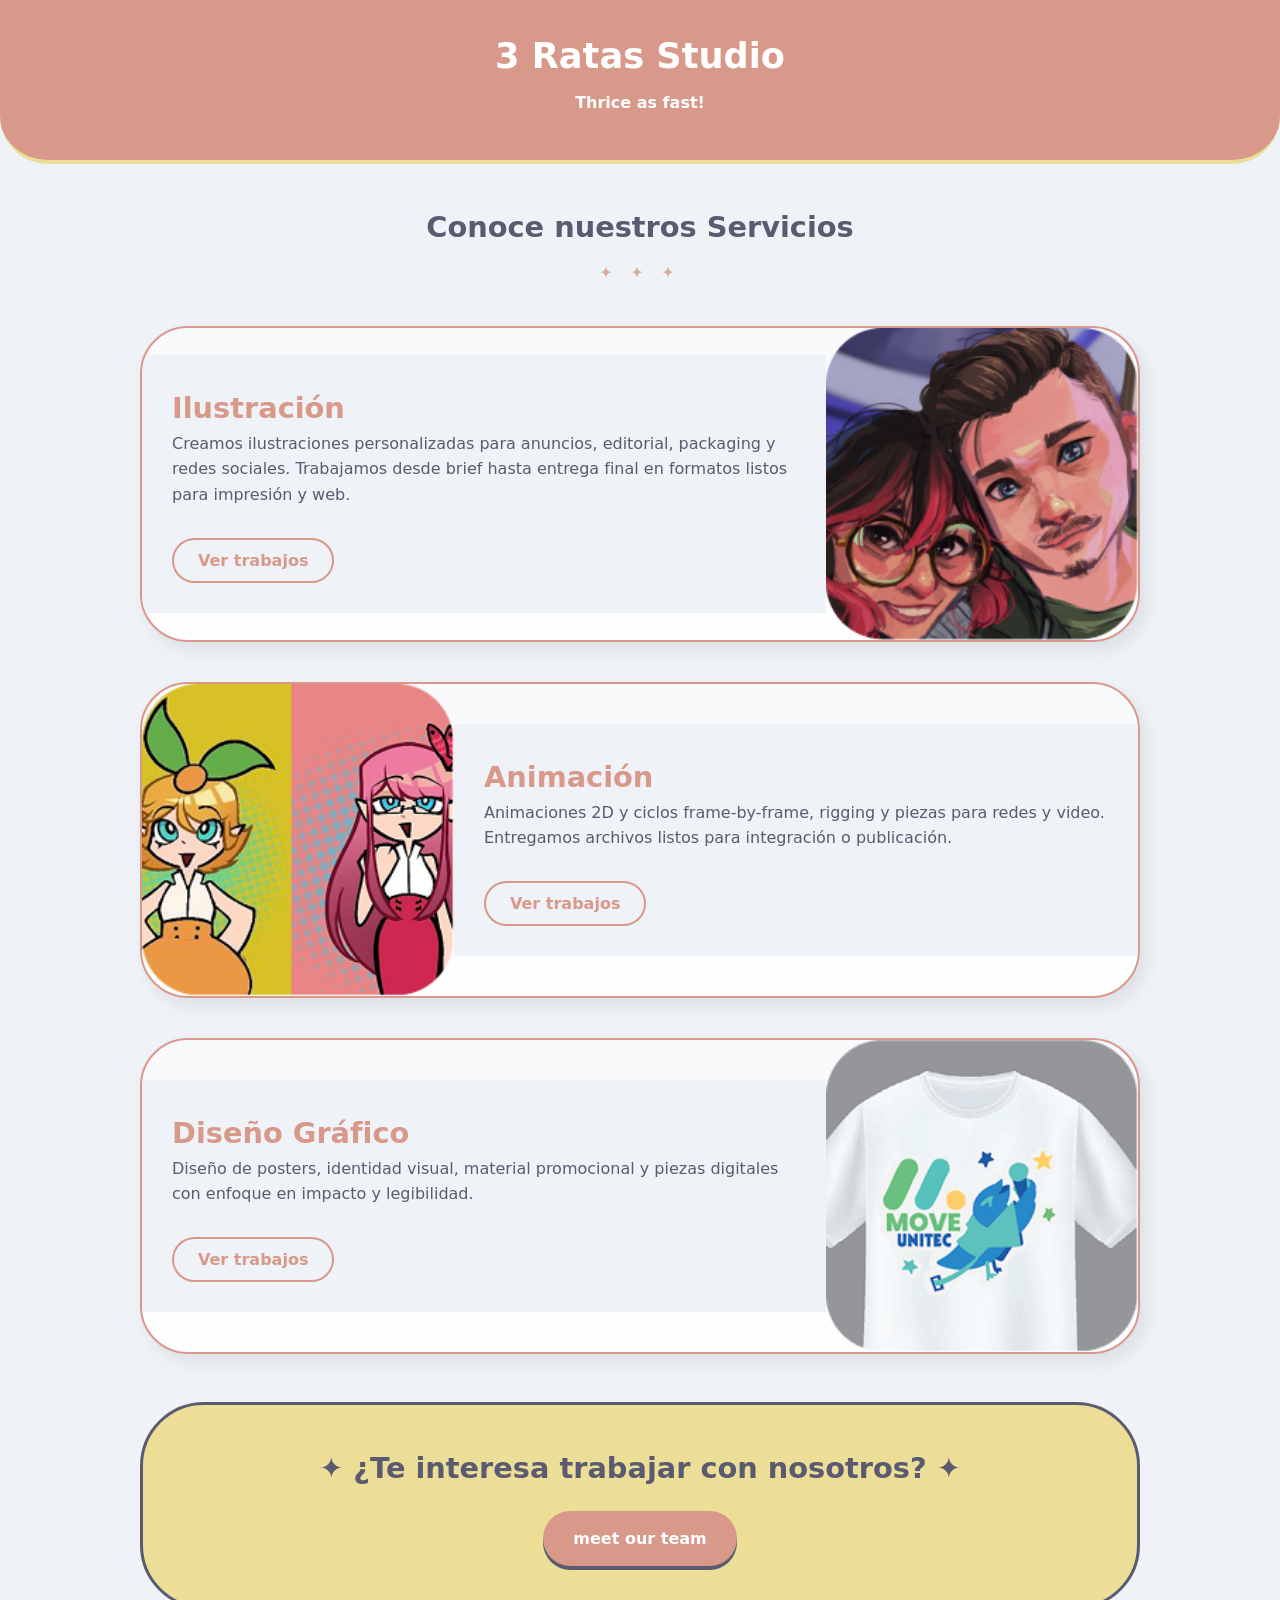
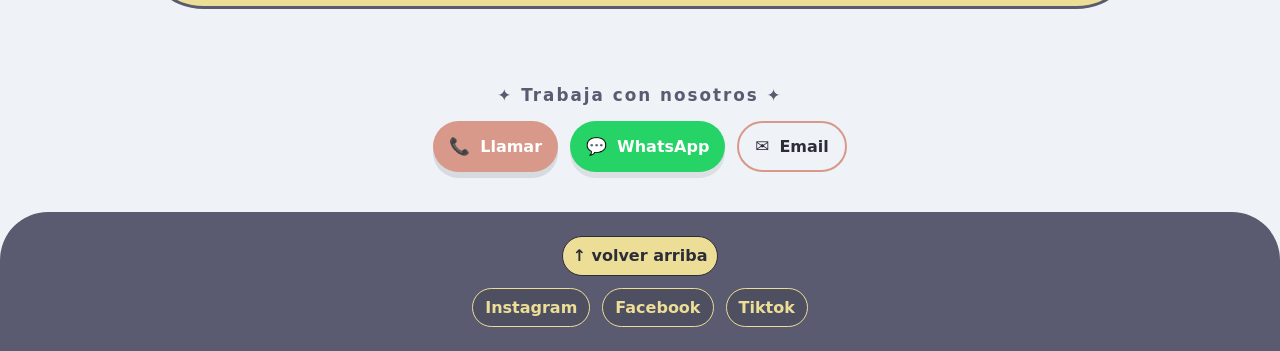
<file: index.html>
<!DOCTYPE html>
<html lang="es">
<head>
  <meta charset="utf-8" />
  <title>3 ratas studio - home</title>
  <meta name="viewport" content="width=device-width,initial-scale=1" />
  <link rel="stylesheet" href="main.css" />
</head>
<body id="top">

<header class="site-header">
  <div class="topbar">
    <div class="header-inner">
      <a class="brand" href="index.html">3 Ratas Studio</a>
      <button class="nav-toggle" aria-label="Abrir menú"><span class="hamburger"></span></button>
      <nav id="mainNav" class="main-nav" aria-label="Menú principal">
        <ul>
          <li><a href="index.html">home</a></li>
          <li><a href="animacion.html">animacion</a></li>
          <li><a href="ilustracion.html">ilustracion</a></li>
          <li><a href="diseno-grafico.html">diseno grafico</a></li>
          <li><a href="meet-the-team.html">meet the team</a></li>
        </ul>
      </nav>
    </div>
  </div>

  <div class="header-banner">
    <h1>3 Ratas Studio</h1>
    <p>Thrice as fast!</p>
  </div>
</header>

<main>
  <h2 class="section-title">Conoce nuestros Servicios</h2>

  <div class="service">
    <div class="service-image">
      <img src="imagenes/ilustracion.png" alt="ilustración">
    </div>
    <div class="service-text">
      <h3>Ilustración</h3>
      <p>Creamos ilustraciones personalizadas para anuncios, editorial, packaging y redes sociales. Trabajamos desde brief hasta entrega final en formatos listos para impresión y web.</p>
      <a href="ilustracion.html">Ver trabajos</a>
    </div>
  </div>

  <div class="service">
    <div class="service-image">
      <img src="imagenes/animacion.png" alt="animación">
    </div>
    <div class="service-text">
      <h3>Animación</h3>
      <p>Animaciones 2D y ciclos frame-by-frame, rigging y piezas para redes y video. Entregamos archivos listos para integración o publicación.</p>
      <a href="animacion.html">Ver trabajos</a>
    </div>
  </div>

  <div class="service">
    <div class="service-image">
      <img src="imagenes/diseno-grafico.png" alt="diseño gráfico">
    </div>
    <div class="service-text">
      <h3>Diseño Gráfico</h3>
      <p>Diseño de posters, identidad visual, material promocional y piezas digitales con enfoque en impacto y legibilidad.</p>
      <a href="diseno-grafico.html">Ver trabajos</a>
    </div>
  </div>

  <section class="team">
    <h2>✦ ¿Te interesa trabajar con nosotros? ✦</h2>
    <a href="meet-the-team.html" class="team-button">meet our team</a>
  </section>
</main>
	
	<section class="contact-icons" style="padding-top: 25px; display:flex; flex-direction:column; align-items:center; gap:12px; max-width:980px; margin:0 auto;">
  <p style="margin:0; font-weight:800; color:var(--muted); font-size:1.05rem; letter-spacing:2px;">✦ Trabaja con nosotros ✦</p>

  <div style="display:flex; gap:12px; flex-wrap:wrap; justify-content:center;">
    <a href="tel:+535560551562"
       class="icon call"
       aria-label="Llamar a 3 Ratas Studio"
       style="display:inline-flex; align-items:center; gap:10px; background:var(--accent); color:#fff; text-decoration:none; padding:10px 16px; border-radius:28px; font-weight:700; box-shadow:0 6px 0 rgba(45,45,58,0.12);">
      <span style="font-size:1.05rem;">📞</span>
      <span>Llamar</span>
    </a>

    <a href="https://wa.me/"
       target="_blank"
       rel="noopener noreferrer"
       class="icon whatsapp"
       aria-label="Enviar WhatsApp"
       style="display:inline-flex; align-items:center; gap:10px; background:#25D366; color:#fff; text-decoration:none; padding:10px 16px; border-radius:28px; font-weight:700; box-shadow:0 6px 0 rgba(0,0,0,0.08);">
      <span style="font-size:1.05rem;">💬</span>
      <span>WhatsApp</span>
    </a>

    <a href="mailto:info@3ratasstudio.com"
       class="icon email"
       aria-label="Enviar correo a info@3ratasstudio.com"
       style="display:inline-flex; align-items:center; gap:10px; background:transparent; color:var(--dark); text-decoration:none; padding:10px 16px; border-radius:28px; font-weight:700; border:2px solid var(--accent);">
      <span style="font-size:1.05rem;">✉️</span>
      <span>Email</span>
    </a>
  </div>
</section>


<footer>
  <div class="footer-top">
    <a href="#top" class="return-top">↑ volver arriba</a>
  </div>
  <div class="footer-links">
    <a href="#" rel="noopener noreferrer">Instagram</a>
    <a href="#" rel="noopener noreferrer">Facebook</a>
    <a href="#" rel="noopener noreferrer">Tiktok</a>
  </div>
</footer>

<script src="main.js"></script>
</body>
</html>
</file>
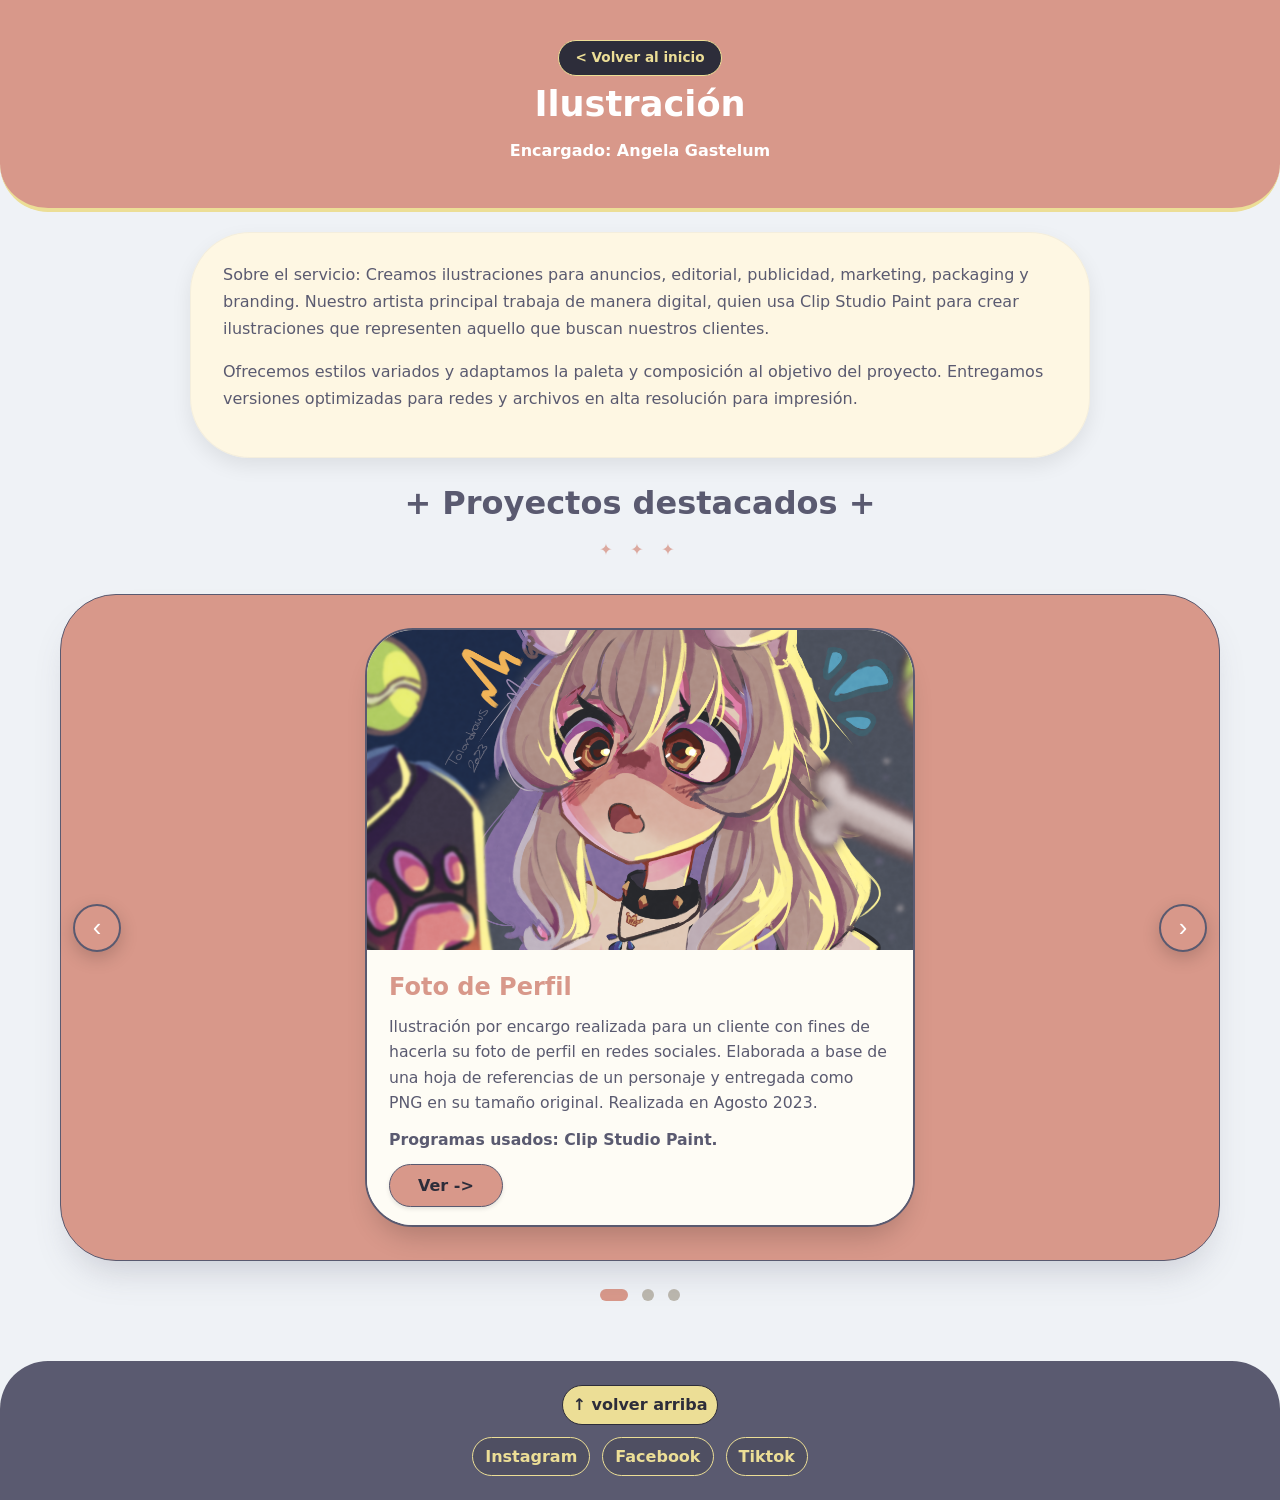
<file: ilustracion.html>
<!DOCTYPE html>
<html lang="es">
<head>
  <meta charset="utf-8" />
  <title>3 ratas studio - ilustracion</title>
  <meta name="viewport" content="width=device-width,initial-scale=1" />
  <link rel="stylesheet" href="main.css" />
</head>
<body id="top">

<header class="site-header">
  <div class="topbar">
    <div class="header-inner">
      <a class="brand" href="index.html">3 Ratas Studio</a>
      <button class="nav-toggle" aria-label="Abrir menú"><span class="hamburger"></span></button>
      <nav id="mainNav" class="main-nav" aria-label="Menú principal">
        <ul>
          <li><a href="index.html">home</a></li>
          <li><a href="animacion.html">animacion</a></li>
          <li><a href="ilustracion.html">ilustracion</a></li>
          <li><a href="diseno-grafico.html">diseno grafico</a></li>
          <li><a href="meet-the-team.html">meet the team</a></li>
        </ul>
      </nav>
    </div>
  </div>

  <div class="header-banner" style="background:#D8988A">
    <a href="index.html" class="back-link">< Volver al inicio</a>
    <h1>Ilustración</h1>
    <p>Encargado: Angela Gastelum</p>
  </div>
</header>

<section class="hero-graphic">


  <div class="description">
    <p>Sobre el servicio: Creamos ilustraciones para anuncios, editorial, publicidad, marketing, packaging y branding. Nuestro artista principal trabaja de manera digital, quien usa Clip Studio Paint para crear ilustraciones que representen aquello que buscan nuestros clientes.</p>
    <p style="margin-top:16px">Ofrecemos estilos variados y adaptamos la paleta y composición al objetivo del proyecto. Entregamos versiones optimizadas para redes y archivos en alta resolución para impresión.</p>
  </div>
</section>

<!-- CARRUSEL: 3 slides extraídas del archivo original -->
<div class="carousel-section" aria-label="Carrusel ilustracion">
  <div class="carousel-title">+ Proyectos destacados +</div>

  <div class="carousel-container" style="background: #D8988A">
    <div class="slides-wrapper">
      <div class="slides" role="list">
        <!-- slide 1: Foto de Perfil (original) -->
        <div class="slide" role="listitem">
          <div class="slide-card" tabindex="0">
            <img class="slide-img" src="imagenes/profilepic.png" alt="Ilustración Pfp" style="background:#cfc6b0;">
            <div class="slide-info">
              <h3>Foto de Perfil</h3>
              <p>Ilustración por encargo realizada para un cliente con fines de hacerla su foto de perfil en redes sociales. Elaborada a base de una hoja de referencias de un personaje y entregada como PNG en su tamaño original. Realizada en Agosto 2023.</p>
              <p style="font-weight:700">Programas usados: Clip Studio Paint.</p>
              <a href="#" class="work-link" data-work="Pfp Ilus">Ver -></a>
            </div>
          </div>
        </div>

        <!-- slide 2: Stickers (original) -->
        <div class="slide" role="listitem">
          <div class="slide-card" tabindex="0">
            <img class="slide-img" src="imagenes/stickers.png" alt="Stickers Chat" style="background:#cfc6b0;">
            <div class="slide-info">
              <h3>Stickers Chat</h3>
              <p>Set de ilustraciones hechas para su creación en stickers digitales. Elaborado en Clip Studio Paint en Abril 2023 en un periodo de dos semanas. Se entregó una carpeta de archivos con todas las ilustraciones en cuatro resoluciones cada una: Original 500x500 px, 28×28 px, 56×56 px, 112×112 px.</p>
              <p style="font-weight:700">Programas usados: Clip Studio Paint.</p>
              <a href="#" class="work-link" data-work="Stickers">Ver -></a>
            </div>
          </div>
        </div>

        <!-- slide 3: Retratos (original) -->
        <div class="slide" role="listitem">
          <div class="slide-card" tabindex="0">
            <img class="slide-img" src="imagenes/retratos.png" alt="Retratos ilustrados" style="background:#cfc6b0;">
            <div class="slide-info">
              <h3>Retratos</h3>
              <p>Ilustración estilizada elaborada con base de una fotografía dada por el cliente para uso personal. Tiempo de entrega 5 días laborales. Elaborado en Clip Studio Paint. Entrega en forma de PNG tamaño original (3000x3000 px).</p>
              <p style="font-weight:700">Programas usados: Clip Studio Paint.</p>
              <a href="#" class="work-link" data-work="Retratos">Ver -></a>
            </div>
          </div>
        </div>
      </div>
    </div>

    <!-- botones por sección -->
    <button type="button" class="carousel-prev" aria-label="Anterior">‹</button>
    <button type="button" class="carousel-next" aria-label="Siguiente">›</button>
  </div>

  <!-- dots por sección (main.js creará/actualizará si falta) -->
  <div class="dots" aria-hidden="false"></div>
</div>

<footer>
  <div class="footer-top"><a href="#top" class="return-top">↑ volver arriba</a></div>
  <div class="footer-links">
    <a href="https://www.instagram.com/" target="_blank" rel="noopener noreferrer">Instagram</a>
    <a href="https://www.facebook.com/" target="_blank" rel="noopener noreferrer">Facebook</a>
    <a href="https://www.tiktok.com/" target="_blank" rel="noopener noreferrer">Tiktok</a>
  </div>
</footer>

<script src="main.js"></script>
</body>
</html>
</file>
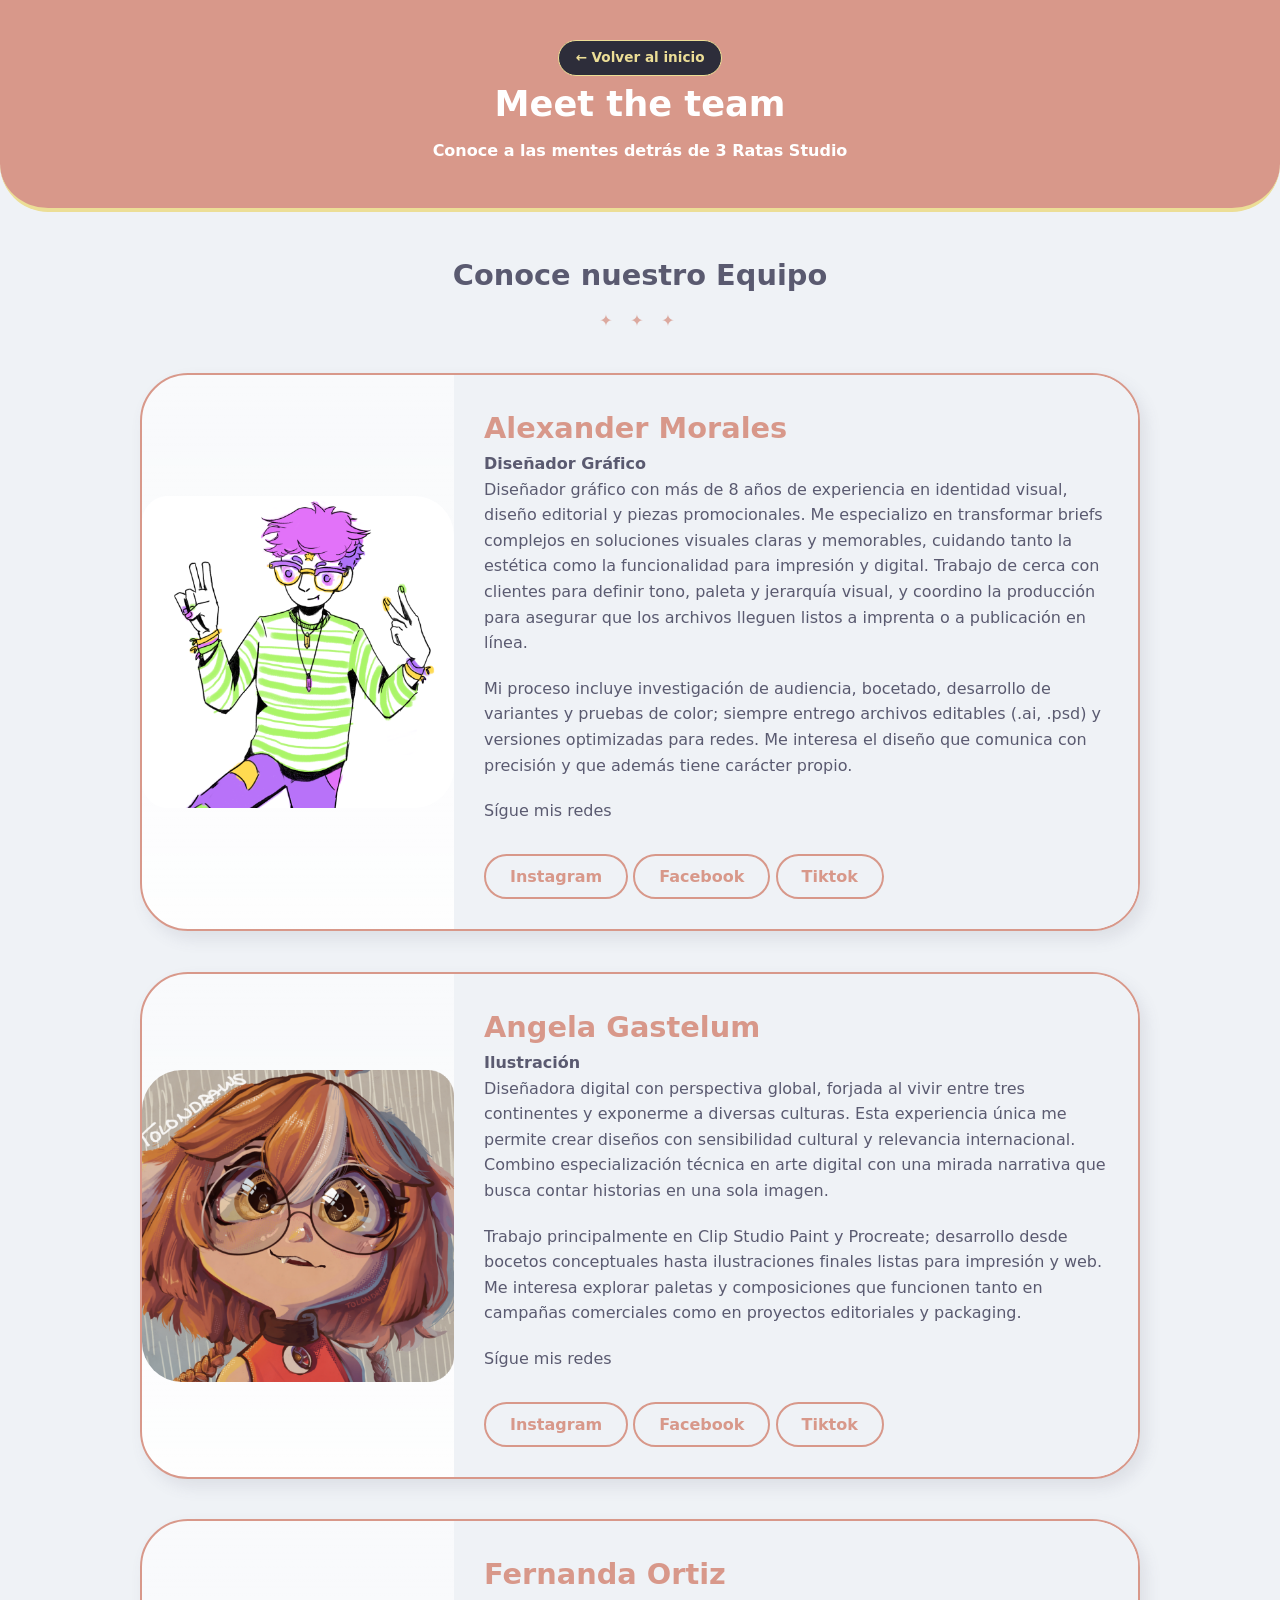
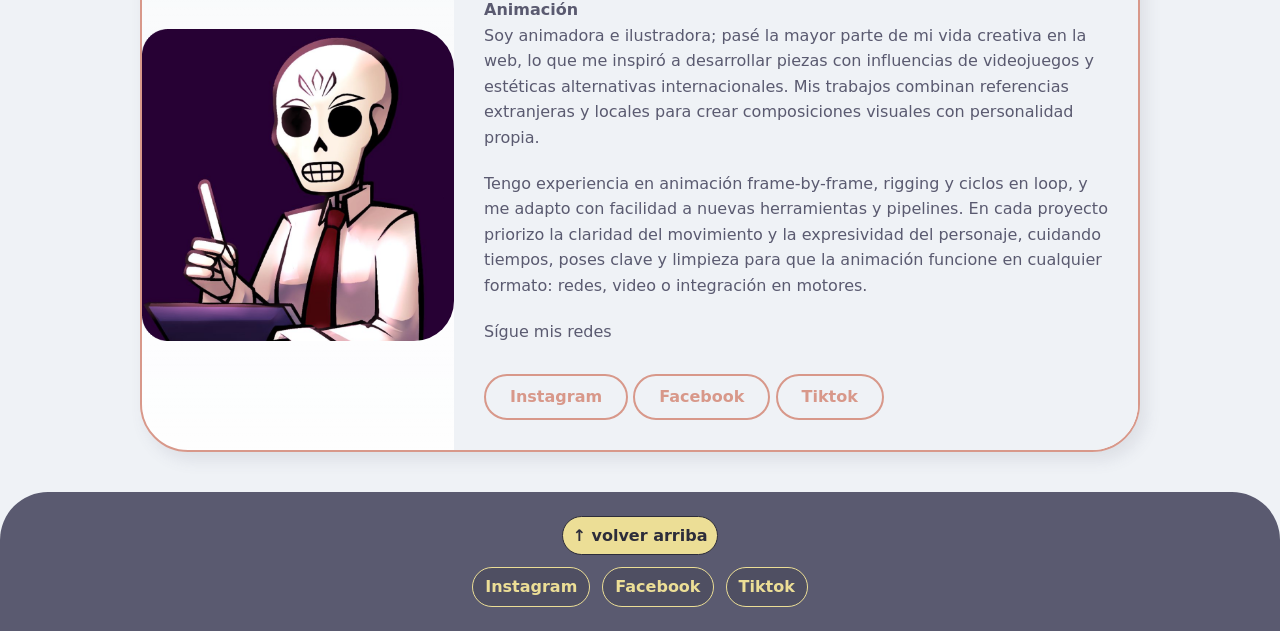
<file: meet-the-team.html>
<!DOCTYPE html>
<html lang="es">
<head>
  <meta charset="UTF-8" />
  <title>3 ratas studio - meet the team</title>
  <meta name="viewport" content="width=device-width,initial-scale=1" />
  <link rel="stylesheet" href="main.css" type="text/css" />
  <style>
    /* Página específica: forzar layout de imágenes a la izquierda en desktop */
    @media (min-width: 781px) {
      .service { flex-direction: row !important; }
      .service:nth-child(even) { flex-direction: row !important; }
    }
  </style>
</head>
<body id="top">

<header class="site-header">
  <div class="topbar">
    <div class="header-inner">
      <a class="brand" href="index.html">3 Ratas Studio</a>
      <button class="nav-toggle" aria-label="Abrir menú"><span class="hamburger"></span></button>
      <nav id="mainNav" class="main-nav" aria-label="Menú principal">
        <ul>
          <li><a href="index.html">home</a></li>
          <li><a href="animacion.html">animacion</a></li>
          <li><a href="ilustracion.html">ilustracion</a></li>
          <li><a href="diseno-grafico.html">diseno grafico</a></li>
          <li><a href="meet-the-team.html">meet the team</a></li>
        </ul>
      </nav>
    </div>
  </div>

  <div class="header-banner">
    <!-- back button above title as requested -->
    <a href="index.html" class="back-link">← Volver al inicio</a>
    <h1>Meet the team</h1>
    <p>Conoce a las mentes detrás de 3 Ratas Studio</p>
  </div>
</header>

<main>
  <h2 class="section-title">Conoce nuestro Equipo</h2>

  <!-- Alexander Morales -->
  <div class="service">
    <div class="service-image">
      <img src="imagenes/alex.png" alt="imagen de Alexander Morales">
    </div>
    <div class="service-text">
      <h3>Alexander Morales</h3>
      <h4>Diseñador Gráfico</h4>

      <p>Diseñador gráfico con más de 8 años de experiencia en identidad visual, diseño editorial y piezas promocionales. Me especializo en transformar briefs complejos en soluciones visuales claras y memorables, cuidando tanto la estética como la funcionalidad para impresión y digital. Trabajo de cerca con clientes para definir tono, paleta y jerarquía visual, y coordino la producción para asegurar que los archivos lleguen listos a imprenta o a publicación en línea.</p>

      <p>Mi proceso incluye investigación de audiencia, bocetado, desarrollo de variantes y pruebas de color; siempre entrego archivos editables (.ai, .psd) y versiones optimizadas para redes. Me interesa el diseño que comunica con precisión y que además tiene carácter propio.</p>

      <p>Sígue mis redes</p>
      <a href="https://www.instagram.com/" target="_blank" rel="noopener noreferrer">Instagram</a>
      <a href="https://www.facebook.com/" target="_blank" rel="noopener noreferrer">Facebook</a>
      <a href="https://www.tiktok.com/" target="_blank" rel="noopener noreferrer">Tiktok</a>
    </div>
  </div>

  <!-- Angela Gastelum -->
  <div class="service">
    <div class="service-image">
      <img src="imagenes/angie.png" alt="imagen de Angela Gastelum">
    </div>
    <div class="service-text">
      <h3>Angela Gastelum</h3>
      <h4>Ilustración</h4>

      <p>Diseñadora digital con perspectiva global, forjada al vivir entre tres continentes y exponerme a diversas culturas. Esta experiencia única me permite crear diseños con sensibilidad cultural y relevancia internacional. Combino especialización técnica en arte digital con una mirada narrativa que busca contar historias en una sola imagen.</p>

      <p>Trabajo principalmente en Clip Studio Paint y Procreate; desarrollo desde bocetos conceptuales hasta ilustraciones finales listas para impresión y web. Me interesa explorar paletas y composiciones que funcionen tanto en campañas comerciales como en proyectos editoriales y packaging.</p>

      <p>Sígue mis redes</p>
      <a href="https://www.instagram.com/" target="_blank" rel="noopener noreferrer">Instagram</a>
      <a href="https://www.facebook.com/" target="_blank" rel="noopener noreferrer">Facebook</a>
      <a href="https://www.tiktok.com/" target="_blank" rel="noopener noreferrer">Tiktok</a>
    </div>
  </div>

  <!-- Fernanda Ortiz -->
  <div class="service">
    <div class="service-image">
      <img src="imagenes/costello.png" alt="imagen de Fernanda Ortiz">
    </div>
    <div class="service-text">
      <h3>Fernanda Ortiz</h3>
      <h4>Animación</h4>

      <p>Soy animadora e ilustradora; pasé la mayor parte de mi vida creativa en la web, lo que me inspiró a desarrollar piezas con influencias de videojuegos y estéticas alternativas internacionales. Mis trabajos combinan referencias extranjeras y locales para crear composiciones visuales con personalidad propia.</p>

      <p>Tengo experiencia en animación frame-by-frame, rigging y ciclos en loop, y me adapto con facilidad a nuevas herramientas y pipelines. En cada proyecto priorizo la claridad del movimiento y la expresividad del personaje, cuidando tiempos, poses clave y limpieza para que la animación funcione en cualquier formato: redes, video o integración en motores.</p>

      <p>Sígue mis redes</p>
      <a href="https://www.instagram.com/" target="_blank" rel="noopener noreferrer">Instagram</a>
      <a href="https://www.facebook.com/" target="_blank" rel="noopener noreferrer">Facebook</a>
      <a href="https://www.tiktok.com/" target="_blank" rel="noopener noreferrer">Tiktok</a>
    </div>
  </div>
</main>

<footer>
  <div class="footer-top">
    <a href="#top" class="return-top">↑ volver arriba</a>
  </div>
  <div class="footer-links">
    <a href="https://www.instagram.com/" target="_blank" rel="noopener noreferrer">Instagram</a>
    <a href="https://www.facebook.com/" target="_blank" rel="noopener noreferrer">Facebook</a>
    <a href="https://www.tiktok.com/" target="_blank" rel="noopener noreferrer">Tiktok</a>
  </div>
</footer>

<script src="main.js"></script>
</body>
</html>
</file>
<file: main.css>
/* main.css - completo y coherente */
@charset "utf-8";
* { margin: 0; padding: 0; box-sizing: border-box; }

:root{
  --accent:#D8988A;
  --accent-contrast:#ECDE96;
  --dark:#2d2d3a;
  --muted:#5A5A70;
  --bg:#EFF2F6;
  --footer:#5A5A70;
  --transition-fast:200ms cubic-bezier(.2,.9,.2,1);
}

html,body{height:100%}
body{
  background:var(--bg);
  font-family: 'Segoe UI', system-ui, -apple-system, Roboto, "Helvetica Neue", Arial;
  color:var(--muted);
  line-height:1.6;
  font-size:16px;
  -webkit-font-smoothing:antialiased;
}

/* paragraphs */
p{ color:var(--muted); font-size:1rem; line-height:1.6; margin-bottom:1rem; }

/* header / topbar + banner */
.site-header{position:relative; z-index:90;}
.topbar{position:absolute; top:0; left:0; right:0; pointer-events:none;}
.header-inner{max-width:1200px;margin:0 auto;padding:12px 20px;display:flex;align-items:center;justify-content:space-between;pointer-events:auto;}
.brand{background:var(--accent);color:#fff;padding:8px 12px;border-radius:12px;font-weight:800;text-decoration:none;}
.header-banner{padding:28px 20px;text-align:center;background:var(--accent);border-bottom-left-radius:48px;border-bottom-right-radius:48px;border-bottom:4px solid var(--accent-contrast);margin-bottom:20px;}
.header-banner h1{color:#fff;font-size:2.2rem;margin:0;}
.header-banner p{color:#fff;margin-top:6px;font-weight:600;}

/* show topbar when scrolled */
.site-header.scrolled .topbar{position:fixed;top:0;left:0;right:0;background:var(--accent);box-shadow:0 8px 24px rgba(0,0,0,0.12);z-index:120;pointer-events:auto;}
.topbar .header-inner{transform:translateY(-120%);transition:transform 260ms ease;}
.site-header.scrolled .topbar .header-inner{transform:translateY(0);}

/* nav / hamburger */
.nav-toggle{background:var(--accent);border:none;width:44px;height:44px;border-radius:10px;display:flex;align-items:center;justify-content:center;cursor:pointer;position:relative;}
.hamburger,.hamburger::before,.hamburger::after{width:22px;height:2px;background:#fff;border-radius:2px;display:block;position:relative;}
.hamburger::before,.hamburger::after{content:"";position:absolute;}
.hamburger::before{transform:translateY(-7px)}
.hamburger::after{transform:translateY(7px)}
.nav-toggle.open .hamburger{background:transparent}
.nav-toggle.open .hamburger::before{transform:rotate(45deg)}
.nav-toggle.open .hamburger::after{transform:rotate(-45deg)}

/* main nav dropdown */
.main-nav{position:absolute;right:20px;top:64px;background:rgba(255,255,255,0.98);border-radius:12px;box-shadow:0 8px 20px rgba(0,0,0,0.08);overflow:hidden;transform-origin:top right;transform:scaleY(0);transition:transform .18s ease;z-index:130;}
.main-nav.open{transform:scaleY(1)}
.main-nav ul{list-style:none;padding:8px 12px}
.main-nav a{display:block;padding:8px 14px;color:var(--dark);text-decoration:none;font-weight:700;border-radius:8px}
.main-nav a:hover{background:var(--accent);color:#fff}

/* section title */
.section-title{text-align:center;margin:40px 0 20px;font-size:1.8rem;color:var(--muted);font-weight:800;position:relative}
.section-title::after{content:"✦ ✦ ✦";display:block;font-size:1rem;letter-spacing:6px;color:var(--accent);margin-top:10px;opacity:.8}

/* services */
.service{display:flex;align-items:center;justify-content:center;margin:40px auto;max-width:1000px;border-radius:48px;overflow:hidden;box-shadow:6px 8px 16px rgba(90,90,112,0.12);border:2px solid var(--accent);background:linear-gradient(180deg,rgba(255,255,255,0.6),rgba(255,255,255,0.9));transition:transform var(--transition-fast),box-shadow var(--transition-fast),filter var(--transition-fast)}
.service:nth-child(even){flex-direction:row-reverse}
.service-image{flex:1;min-width:250px;display:flex;align-items:center;justify-content:center;border-radius:40px 0 0 40px;overflow:hidden}
.service:nth-child(even) .service-image{border-radius:0 40px 40px 0}
.service-image img{width:100%;display:block;transition:transform 300ms ease,filter 300ms ease}
.service-text{flex:2;padding:30px;background:var(--bg)}
.service-text h3{color:var(--accent);font-size:1.8rem;margin-top:0;font-weight:800}
.service-text p{color:var(--muted);line-height:1.6;margin-bottom:20px}
.service-text a{display:inline-block;margin-top:10px;color:var(--accent);font-weight:700;text-decoration:none;border:2px solid var(--accent);padding:8px 24px;border-radius:60px}
.service-text a:hover{background:var(--accent);color:var(--dark)}

/* team */
.team{text-align:center;padding:40px;background:#ECDE96;margin:48px auto;max-width:1000px;border-radius:64px;border:3px solid var(--muted)}
.team h2{margin:0 0 20px;font-size:1.8rem;font-weight:800}
.team-button{background:var(--accent);color:#fff;padding:15px 30px;border-radius:60px;font-weight:700;text-decoration:none;display:inline-block;box-shadow:0 4px 0 var(--muted)}
.team-button:hover{background:var(--muted);transform:translateY(-2px)}

/* team gallery */
.team-gallery{max-width:1200px;margin:0 auto;padding:20px}
.mosaic{display:grid;grid-template-columns:repeat(auto-fit,minmax(280px,1fr));gap:20px;justify-items:center}
.team-block{background:#FEFCF5;border-radius:24px;box-shadow:0 8px 16px rgba(0,0,0,0.15);border:2px solid var(--muted);transition:transform .3s,box-shadow .3s;opacity:0;transform:translateY(30px);animation:fadeUp .8s ease forwards}
@keyframes fadeUp{to{opacity:1;transform:translateY(0)}}
.team-block img{width:100%;border-radius:20px 20px 0 0}
.team-block h3{font-size:1.3rem;color:var(--accent);text-align:center;margin:10px 0 4px}
.team-block p{text-align:center;color:var(--muted);padding:0 10px 12px}

/* carousel */
.carousel-section{max-width:1200px;margin:20px auto 60px;padding:0 20px}
.carousel-title{text-align:center;font-size:2rem;font-weight:800;color:var(--muted);margin-bottom:32px;position:relative}
.carousel-title::after{content:"✦ ✦ ✦";display:block;font-size:1rem;letter-spacing:6px;color:var(--accent);margin-top:8px;opacity:.8}

.carousel-container{position:relative;background:#D1E6BE;border-radius:56px;box-shadow:0 20px 35px -12px rgba(90,90,112,0.25);border:1px solid var(--muted)}
.slides-wrapper{overflow:hidden;border-radius:48px}
.slides{display:flex;width:100%;transition:transform .5s ease-in-out;will-change:transform}
.slide{flex:0 0 100%;display:flex;justify-content:center;align-items:center;padding:20px;box-sizing:border-box}
.slide-card{background:#fff;border-radius:48px;overflow:hidden;max-width:550px;width:100%;margin:0 auto;box-shadow:0 18px 28px -10px rgba(0,0,0,0.2);transition:transform .2s,box-shadow .2s;border:2px solid var(--muted)}
.slide-card:hover{transform:translateY(-6px);box-shadow:0 26px 35px -12px rgba(0,0,0,0.3)}
.slide-img{width:100%;height:320px;object-fit:cover;display:block;background:#e2dccd;transition:0.2s}
.slide-info{padding:16px 20px;text-align:left;background:#FEFCF5;flex:0 0 auto;max-height:33%;overflow-y:auto}
.slide-info h3{font-size:1.7rem;color:var(--accent);font-weight:800;margin-bottom:8px}
.slide-info p{color:var(--muted);margin-bottom:12px;font-weight:500}
.work-link{display:inline-block;background:var(--accent);color:var(--dark);text-decoration:none;font-weight:700;padding:8px 28px;border-radius:60px;border:1px solid var(--muted);box-shadow:0 2px 4px rgba(0,0,0,0.1)}
.work-link:hover{background:var(--dark);color:var(--accent-contrast);border-color:var(--accent-contrast)}

/* carousel buttons */
.carousel-prev,.carousel-next{position:absolute;top:50%;transform:translateY(-50%);background:var(--accent);border:2px solid var(--muted);color:#fff;font-size:1.6rem;width:48px;height:48px;border-radius:60px;display:flex;align-items:center;justify-content:center;z-index:20;box-shadow:0 6px 18px rgba(0,0,0,0.18);cursor:pointer;transition:transform 160ms ease,background 160ms ease}
.carousel-prev{left:12px}
.carousel-next{right:12px}
.carousel-prev:hover,.carousel-next:hover{transform:translateY(-50%) scale(1.04);background:var(--accent-contrast);color:var(--dark)}

/* dots */
.dots{display:flex;justify-content:center;gap:14px;margin-top:28px;margin-bottom:16px}
.dot{width:12px;height:12px;background:#bbb7ae;border-radius:30px;cursor:pointer;transition:0.2s;border:none;padding:0}
.dot.active{background:var(--accent);width:28px}

/* video container */
.video-container{display:none;padding:0 16px 16px 16px}
.video-container iframe{width:100%;height:315px;border-radius:16px;box-shadow:0 8px 20px rgba(0,0,0,0.12)}

/* footer */
footer{background:var(--footer);color:#fff;text-align:center;padding:24px 20px;border-top-left-radius:48px;border-top-right-radius:48px;margin-top:40px}
.footer-top{margin-bottom:12px;display:flex;justify-content:center}
.return-top{background:var(--accent-contrast);color:var(--dark);padding:6px 10px;border-radius:20px;text-decoration:none;border:1px solid var(--dark);font-weight:700}
.footer-links{display:flex;gap:12px;justify-content:center;align-items:center;flex-wrap:wrap;margin-top:12px}
.footer-links a{color:var(--accent-contrast);text-decoration:none;padding:6px 12px;border-radius:20px;background:rgba(0,0,0,0.12);border:1px solid var(--accent-contrast);font-weight:700}
.footer-links a:hover{background:var(--accent-contrast);color:var(--footer)}

/* back-link */
.back-link{display:inline-block;margin-top:12px;background:var(--dark);color:var(--accent-contrast);text-decoration:none;padding:6px 16px;border-radius:24px;font-weight:600;font-size:.85rem;border:1px solid var(--accent-contrast)}
.back-link:hover{background:var(--accent-contrast);color:var(--muted);border-color:var(--muted)}

/* microinteractions */
.service,.slide-card,.team-block{transition:transform 220ms cubic-bezier(.2,.9,.2,1),box-shadow 220ms cubic-bezier(.2,.9,.2,1),filter 220ms ease;will-change:transform,box-shadow}
.service.is-hovered,.service:hover,.slide-card.is-hovered,.slide-card:hover,.team-block.is-hovered,.team-block:hover{transform:translateY(-6px) scale(1.01);box-shadow:0 22px 36px rgba(0,0,0,0.18);filter:saturate(1.03)}
.service.is-hovered .service-image img,.service:hover .service-image img{transform:scale(1.02);filter:brightness(1.02)}

/* responsive */
@media (max-width:780px){
  .main-nav{right:12px;top:56px;width:220px}
  .header-banner h1{font-size:1.8rem}
  .service{flex-direction:column!important;margin:30px 20px}
  .service-image{width:100%;border-radius:40px 40px 0 0!important}
  .team{margin:30px 20px;padding:32px 20px}
  .slide-img{height:240px}
  .carousel-prev,.carousel-next{width:40px;height:40px;font-size:1.5rem;left:8px;right:8px}
}
@media (max-width:480px){
  .header-inner{padding:8px 12px}
  .main-nav{width:180px}
  .carousel-prev,.carousel-next{width:36px;height:36px}
  .slide-img{height:200px}
}

/* specific hero fixes */
.hero-graphic .description{max-width:900px;margin:0 auto;padding:28px 32px;background:rgba(255,248,225,0.92);border-radius:60px;color:var(--muted);font-size:1.05rem;line-height:1.7;font-weight:500;text-align:left;box-shadow:0 8px 20px rgba(0,0,0,0.08);border:1px solid rgba(90,90,112,0.06)}
.hero-graphic .description p{color:var(--muted);font-size:1rem;line-height:1.7;margin-bottom:1rem;word-break:break-word}
.carousel-section .slide-info{padding:18px 22px;background:#FEFCF5;text-align:left}
.carousel-section .slide-info h3{font-size:1.5rem;margin-bottom:8px;color:var(--accent)}
.carousel-section .slide-info p{color:var(--muted);font-size:.98rem;line-height:1.6;margin-bottom:12px;font-weight:500}
</file>
